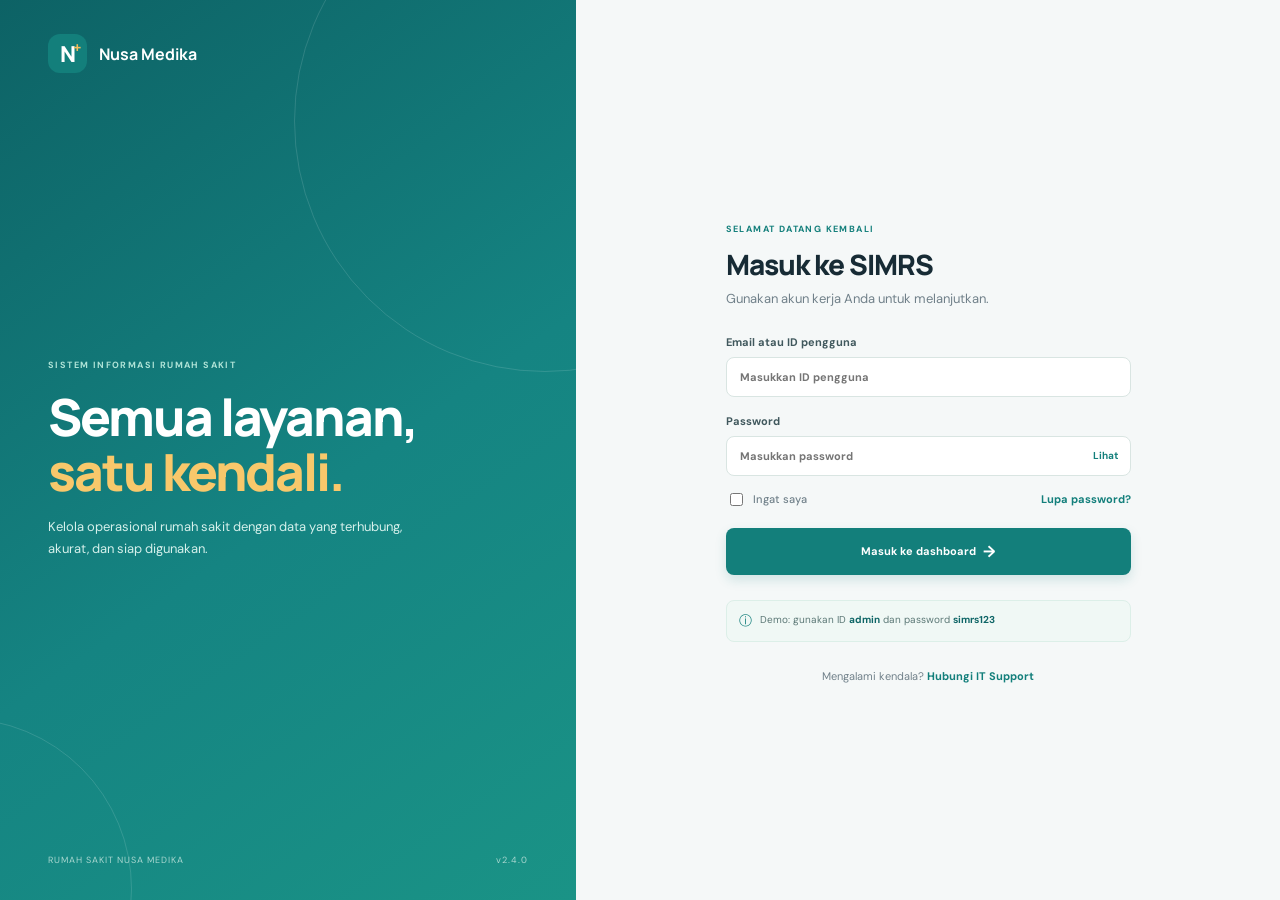
<file: SIMRS/frontend/index.html>
<!doctype html>
<html lang="id">
<head>
  <meta charset="UTF-8" />
  <meta name="viewport" content="width=device-width, initial-scale=1.0" />
  <meta name="theme-color" content="#f5f7fb" />
  <title>SIMRS | Rumah Sakit Nusa Medika</title>
  <link rel="preconnect" href="https://fonts.googleapis.com" />
  <link rel="preconnect" href="https://fonts.gstatic.com" crossorigin />
  <link href="https://fonts.googleapis.com/css2?family=DM+Sans:wght@400;500;600;700&family=Manrope:wght@500;600;700;800&display=swap" rel="stylesheet" />
  <link rel="stylesheet" href="styles.css" />
  <link rel="stylesheet" href="profile.css" />
  <link rel="stylesheet" href="login.css" />
  <link rel="stylesheet" href="result-form.css" />
  <link rel="stylesheet" href="voice.css" />
  <link rel="stylesheet" href="patient-directory.css" />
</head>
<body>
  <section class="login-screen" id="loginScreen">
    <div class="login-visual"><div class="login-brand"><div class="brand-mark">N<span>+</span></div><strong>Nusa Medika</strong></div><div class="login-message"><span class="eyebrow">SISTEM INFORMASI RUMAH SAKIT</span><h1>Semua layanan,<br><em>satu kendali.</em></h1><p>Kelola operasional rumah sakit dengan data yang terhubung, akurat, dan siap digunakan.</p></div><div class="login-visual-footer"><span>RUMAH SAKIT NUSA MEDIKA</span><span>v2.4.0</span></div></div>
    <div class="login-panel"><div class="login-panel-inner"><div class="login-panel-heading"><span class="eyebrow">SELAMAT DATANG KEMBALI</span><h2>Masuk ke SIMRS</h2><p>Gunakan akun kerja Anda untuk melanjutkan.</p></div><form id="loginForm" class="login-form"><label>Email atau ID pengguna<input id="loginIdentity" name="identity" autocomplete="username" placeholder="Masukkan ID pengguna" required /></label><label>Password<div class="password-field"><input id="loginPassword" name="password" type="password" autocomplete="current-password" placeholder="Masukkan password" required /><button type="button" id="togglePassword" aria-label="Tampilkan password">Lihat</button></div></label><div class="login-options"><label class="remember-option"><input type="checkbox" name="remember" /> <span>Ingat saya</span></label><button type="button" class="forgot-button" id="forgotPassword">Lupa password?</button></div><p class="login-error" id="loginError" role="alert"></p><button class="primary-button login-submit" type="submit">Masuk ke dashboard <span>→</span></button></form><div class="login-hint"><span>ⓘ</span><p>Demo: gunakan ID <strong>admin</strong> dan password <strong>simrs123</strong></p></div><p class="login-support">Mengalami kendala? <button type="button" id="loginSupport">Hubungi IT Support</button></p></div></div>
  </section>
  <div class="app-shell" id="appShell">
    <aside class="sidebar" id="sidebar">
      <div class="brand">
        <div class="brand-mark">N<span>+</span></div>
        <div><strong>Nusa Medika</strong><small>SIMRS TERPADU</small></div>
      </div>
      <div class="facility-status"><span class="status-dot"></span><span>Operasional normal</span><b>24/7</b></div>
      <nav class="main-nav" aria-label="Navigasi utama">
        <p class="nav-label">Workspace</p>
        <button class="nav-item active" data-tab="dashboard"><span class="nav-icon">⌂</span><span>Dashboard</span></button>
        <button class="nav-item" data-tab="pasien"><span class="nav-icon">♙</span><span>Pasien</span><em>1.284</em></button>
        <button class="nav-item" data-tab="rawat-jalan"><span class="nav-icon">＋</span><span>Rawat Jalan</span></button>
        <button class="nav-item" data-tab="rawat-inap"><span class="nav-icon">▣</span><span>Rawat Inap</span><em>86%</em></button>
        <button class="nav-item" data-tab="igd"><span class="nav-icon">✚</span><span>IGD</span><em class="alert-count">12</em></button>
        <p class="nav-label">Layanan</p>
        <button class="nav-item" data-tab="farmasi"><span class="nav-icon">⌁</span><span>Farmasi</span></button>
        <button class="nav-item" data-tab="laboratorium"><span class="nav-icon">◉</span><span>Laboratorium</span></button>
        <button class="nav-item" data-tab="keuangan"><span class="nav-icon">◈</span><span>Keuangan</span></button>
        <button class="nav-item" data-tab="satusehat"><span class="nav-icon">◎</span><span>SatuSehat</span><em class="alert-count">3</em></button>
        <button class="nav-item" data-tab="laporan"><span class="nav-icon">▤</span><span>Laporan</span></button>
        <p class="nav-label">Akun</p>
        <button class="nav-item" data-tab="profil"><span class="nav-icon">◉</span><span>Profil Saya</span></button>
      </nav>
      <div class="sidebar-bottom">
        <div class="help-box"><span class="help-icon">?</span><div><strong>Butuh bantuan?</strong><small>Hubungi IT Support</small></div><span class="arrow">›</span></div>
        <div class="user-mini"><div class="avatar avatar-teal">AR</div><div><strong>dr. Andika Rahman</strong><small>Administrator</small></div><span class="more">•••</span></div>
      </div>
    </aside>

    <main class="main-content">
      <header class="topbar">
        <button class="mobile-menu" id="mobileMenu" aria-label="Buka menu">☰</button>
        <div class="breadcrumb"><span>SIMRS</span><b>/</b><strong id="breadcrumbTitle">Dashboard</strong></div>
        <div class="topbar-actions"><button class="icon-button" title="Notifikasi">♧<i></i></button><button class="icon-button" title="Pengaturan">⚙</button><div class="top-date"><span>Senin, 12 Agustus 2024</span><strong id="clock">08:42 WIB</strong></div></div>
      </header>
      <div class="page-content">
        <div class="page-heading"><div><p class="eyebrow" id="eyebrow">RINGKASAN OPERASIONAL</p><h1 id="pageTitle">Selamat pagi, dr. Andika</h1><p class="page-subtitle" id="pageSubtitle">Pantau aktivitas rumah sakit hari ini dalam satu tampilan.</p></div><div class="heading-actions"><button class="outline-button" id="exportButton">⇩ <span>Export laporan</span></button><button class="primary-button" id="addPatientButton">＋ <span>Tambah pasien</span></button></div></div>

        <section class="module-profile" id="moduleProfile"><div class="module-icon" id="moduleIcon">⌂</div><div class="module-copy"><span class="module-kicker">PROFIL MODUL AKTIF</span><h2 id="moduleTitle">Pusat kendali rumah sakit</h2><p id="moduleDescription">Satu ruang kerja untuk memantau operasional, kapasitas, dan kualitas layanan Nusa Medika.</p></div><div class="module-meta"><div><span>Penanggung jawab</span><strong id="moduleOwner">dr. Andika Rahman</strong></div><div><span>Terakhir diperbarui</span><strong>Hari ini, 08:40 WIB</strong></div></div></section>

        <div id="tabContent"></div>
      </div>
    </main>
  </div>
  <div class="toast" id="toast"><span>✓</span><div><strong>Berhasil</strong><p id="toastMessage">Data telah diperbarui.</p></div></div>
  <div class="modal-backdrop" id="modalBackdrop"><div class="modal" role="dialog" aria-modal="true" aria-labelledby="modalTitle"><button class="modal-close" id="modalClose">×</button><span class="modal-kicker">REGISTRASI BARU</span><h2 id="modalTitle">Tambah pasien</h2><p>Lengkapi data dasar pasien untuk membuat rekam medis baru.</p><form id="patientForm"><label>Nama lengkap<input name="name" required placeholder="Contoh: Siti Aminah" /></label><label>Nomor NIK<input name="nik" required placeholder="Contoh: 3578xxxxxxxxxxxx" /></label><div class="form-row"><label>Tanggal lahir<input name="birth" type="date" required /></label><label>Jenis kelamin<select name="gender"><option>Perempuan</option><option>Laki-laki</option></select></label></div><label>Nomor telepon<input name="phone" required placeholder="08xx-xxxx-xxxx" /></label><label>Poli tujuan<select name="clinic"><option>Poli Umum</option><option>Poli Penyakit Dalam</option><option>Poli Anak</option><option>Poli Jantung</option></select></label><button class="primary-button full-width" type="submit">Simpan data pasien</button></form></div></div>
  <script src="modules/core.js"></script>
  <script src="modules/dashboard.js"></script>
  <script src="modules/pasien.js"></script>
  <script src="modules/rawat-jalan.js"></script>
  <script src="modules/rawat-inap.js"></script>
  <script src="modules/igd.js"></script>
  <script src="modules/farmasi.js"></script>
  <script src="modules/laboratorium.js"></script>
  <script src="modules/keuangan.js"></script>
  <script src="modules/satusehat.js"></script>
  <script src="modules/laporan.js"></script>
  <script src="modules/profil.js"></script>
  <script src="modules/hasil.js"></script>
  <script src="app.js"></script>
</body>
</html>
</file>
<file: SIMRS/frontend/styles.css>
:root{--ink:#172b35;--muted:#71818a;--line:#e5eceb;--paper:#fff;--canvas:#f5f8f8;--teal:#137f7b;--teal-deep:#0e6566;--mint:#dff3ed;--coral:#ef806f;--yellow:#f5bd5b;--shadow:0 16px 45px rgba(26,57,60,.08)}*{box-sizing:border-box}body{margin:0;background:var(--canvas);color:var(--ink);font-family:'DM Sans',sans-serif;font-size:14px}button,input,select{font:inherit}button{cursor:pointer;border:0}.app-shell{display:flex;min-height:100vh}.sidebar{width:250px;flex:0 0 250px;background:#fff;border-right:1px solid var(--line);padding:25px 16px 18px;display:flex;flex-direction:column}.brand{display:flex;align-items:center;gap:11px;padding:0 10px 24px}.brand-mark{width:39px;height:39px;background:var(--teal);border-radius:12px;color:#fff;display:grid;place-items:center;font:800 22px Manrope,sans-serif;position:relative}.brand-mark span{color:#f5bd5b;font-size:15px;position:absolute;right:5px;top:3px}.brand strong{display:block;font:700 16px Manrope,sans-serif;letter-spacing:-.4px}.brand small{font-size:8px;color:var(--teal);letter-spacing:1.7px;font-weight:700}.facility-status{margin:0 7px 25px;padding:9px 10px;background:#f5faf8;border:1px solid #e1f0eb;border-radius:9px;font-size:10px;color:#47706e;display:flex;align-items:center;gap:7px}.facility-status b{margin-left:auto;color:var(--teal);font-size:9px}.status-dot{width:7px;height:7px;background:#3fc08c;border-radius:50%;box-shadow:0 0 0 4px #def4e9}.nav-label{font-size:9px;color:#a0adaf;letter-spacing:1.3px;font-weight:700;margin:0 11px 8px;text-transform:uppercase}.main-nav{display:flex;flex-direction:column;gap:3px}.main-nav .nav-label:nth-of-type(2){margin-top:23px}.nav-item{height:40px;background:transparent;color:#7b898d;border-radius:8px;padding:0 11px;display:flex;align-items:center;text-align:left;gap:12px;font-weight:500;transition:.2s}.nav-item:hover{background:#f2f7f6;color:var(--teal)}.nav-item.active{color:var(--teal);background:#e6f5f0;font-weight:700}.nav-icon{width:18px;text-align:center;font-size:17px}.nav-item em{margin-left:auto;font-style:normal;font-size:10px;background:#edf2f1;padding:3px 6px;border-radius:5px}.nav-item.active em{background:#ccece2;color:var(--teal)}.nav-item .alert-count{background:#fff0ec;color:#e87563}.sidebar-bottom{margin-top:auto}.help-box{display:flex;align-items:center;gap:9px;background:#f6faf9;border:1px solid #e7efed;padding:12px 9px;border-radius:10px;margin:22px 0 18px}.help-icon{width:22px;height:22px;background:#d5eee7;color:var(--teal);border-radius:50%;display:grid;place-items:center;font-weight:700}.help-box strong,.help-box small{display:block}.help-box strong{font-size:11px}.help-box small{font-size:10px;color:var(--muted);margin-top:2px}.arrow{margin-left:auto;color:#aab8b7;font-size:20px}.user-mini{border-top:1px solid var(--line);padding:16px 5px 0;display:flex;align-items:center;gap:9px}.avatar{width:34px;height:34px;border-radius:50%;display:grid;place-items:center;font-weight:700;font-size:11px}.avatar-teal{background:#cdebe4;color:var(--teal-deep)}.user-mini strong,.user-mini small{display:block}.user-mini strong{font-size:11px}.user-mini small{font-size:10px;color:var(--muted);margin-top:3px}.more{margin-left:auto;color:#aab8b7;letter-spacing:2px}.main-content{flex:1;min-width:0}.topbar{height:72px;background:#fff;border-bottom:1px solid var(--line);padding:0 42px;display:flex;align-items:center;justify-content:space-between}.breadcrumb{display:flex;gap:11px;align-items:center;color:#a0adaf;font-size:12px}.breadcrumb b{font-weight:400;color:#d0d9d8}.breadcrumb strong{color:var(--ink);font-weight:600}.topbar-actions{display:flex;gap:13px;align-items:center}.icon-button{width:34px;height:34px;border:1px solid var(--line);background:#fff;border-radius:8px;color:#899898;position:relative}.icon-button i{position:absolute;right:5px;top:5px;width:5px;height:5px;background:var(--coral);border-radius:50%}.top-date{border-left:1px solid var(--line);padding-left:17px;margin-left:4px;font-size:10px;color:var(--muted);display:flex;flex-direction:column;gap:2px}.top-date strong{font-size:11px;color:var(--ink)}.page-content{padding:35px 42px 50px;max-width:1500px;margin:auto}.page-heading{display:flex;justify-content:space-between;align-items:end;margin-bottom:27px}.eyebrow,.module-kicker{font-size:9px;color:var(--teal);font-weight:700;letter-spacing:1.4px;margin:0 0 9px}.page-heading h1{font:800 28px Manrope,sans-serif;letter-spacing:-1.1px;margin:0 0 7px}.page-subtitle{margin:0;color:var(--muted);font-size:13px}.heading-actions{display:flex;gap:9px}.outline-button,.primary-button{border-radius:8px;padding:10px 15px;font-weight:700;font-size:11px;display:inline-flex;align-items:center;gap:7px}.outline-button{border:1px solid #dce8e5;background:#fff;color:var(--teal)}.primary-button{background:var(--teal);color:#fff;box-shadow:0 5px 12px rgba(19,127,123,.16)}.primary-button:hover{background:var(--teal-deep)}.module-profile{background:linear-gradient(110deg,#0f6e70,#198581);color:#fff;border-radius:13px;padding:22px 25px;display:flex;align-items:center;gap:17px;margin-bottom:25px;box-shadow:var(--shadow);position:relative;overflow:hidden}.module-profile:after{content:'';position:absolute;width:220px;height:220px;border:1px solid rgba(255,255,255,.12);border-radius:50%;right:-60px;top:-130px}.module-icon{width:47px;height:47px;border-radius:12px;background:rgba(255,255,255,.14);display:grid;place-items:center;font-size:24px;flex:0 0 auto}.module-copy{flex:1;min-width:0}.module-kicker{color:#a4e5d8;margin-bottom:5px}.module-copy h2{font:700 17px Manrope,sans-serif;margin:0 0 5px}.module-copy p{font-size:11px;color:#d5f2ed;margin:0;max-width:510px}.module-meta{display:flex;gap:38px;padding-right:35px}.module-meta span,.module-meta strong{display:block}.module-meta span{font-size:10px;color:#a4d5ce;margin-bottom:5px}.module-meta strong{font-size:11px}.metrics-grid{display:grid;grid-template-columns:repeat(4,1fr);gap:14px;margin-bottom:24px}.metric-card{background:#fff;border:1px solid var(--line);border-radius:11px;padding:17px 18px;min-height:116px}.metric-top{display:flex;justify-content:space-between;align-items:center;color:var(--muted);font-size:11px}.metric-icon{width:29px;height:29px;border-radius:8px;display:grid;place-items:center;font-size:16px}.metric-icon.mint{background:#e0f4ed;color:#1a9183}.metric-icon.peach{background:#fff0e8;color:#e88168}.metric-icon.gold{background:#fff6dc;color:#d49a2d}.metric-icon.blue{background:#e9f0fa;color:#5479ad}.metric-card h3{font:800 23px Manrope;margin:11px 0 3px;letter-spacing:-.8px}.trend{font-size:10px;color:#3ba27d}.trend.down{color:#e57b68}.lower-grid{display:grid;grid-template-columns:1.45fr 1fr;gap:20px}.panel{background:#fff;border:1px solid var(--line);border-radius:11px;padding:19px 20px}.panel-header{display:flex;align-items:start;justify-content:space-between;margin-bottom:17px}.panel-header h3{font:700 14px Manrope;margin:0 0 4px}.panel-header p{margin:0;color:var(--muted);font-size:10px}.text-button{background:none;color:var(--teal);font-size:10px;font-weight:700;padding:4px}.table-wrap{overflow:auto}.data-table{width:100%;border-collapse:collapse;min-width:490px}.data-table th{text-align:left;color:#9aa7a8;font-size:9px;font-weight:600;padding:0 9px 10px;border-bottom:1px solid var(--line);text-transform:uppercase;letter-spacing:.5px}.data-table td{padding:12px 9px;border-bottom:1px solid #f0f3f2;font-size:11px;white-space:nowrap}.data-table tr:last-child td{border-bottom:0}.patient-cell{display:flex;align-items:center;gap:8px}.patient-cell strong{font-size:11px}.patient-cell small{display:block;color:var(--muted);font-size:9px;margin-top:2px}.avatar.orange{background:#fde6dc;color:#dc785f}.avatar.blue{background:#e1ebf8;color:#5275aa}.avatar.purple{background:#eee7f6;color:#8366a5}.avatar.green{background:#dbf1e4;color:#4b9a71}.status{font-size:9px;padding:4px 7px;border-radius:5px;font-weight:700}.status.green{color:#3b9874;background:#e4f5ec}.status.orange{color:#d48454;background:#fff0de}.status.blue{color:#547ba9;background:#e8f0fb}.status.red{color:#d86e62;background:#fff0ed}.schedule-list{display:flex;flex-direction:column}.schedule-item{display:flex;gap:12px;padding:11px 0;border-bottom:1px solid #f0f3f2}.schedule-item:last-child{border-bottom:0}.schedule-time{color:var(--teal);font-size:10px;font-weight:700;width:37px;padding-top:2px}.schedule-item strong{font-size:11px;display:block}.schedule-item small{font-size:10px;color:var(--muted);display:block;margin-top:3px}.dot-line{margin-left:auto;width:7px;height:7px;border-radius:50%;background:#53b88f;margin-top:6px}.dot-line.yellow{background:#efb953}.dot-line.red{background:#ef806f}.module-table{margin-top:2px}.empty-state{padding:35px;text-align:center;color:var(--muted);font-size:12px}.full-width{width:100%;justify-content:center}.mobile-menu{display:none}.toast{position:fixed;right:28px;bottom:26px;background:#fff;border:1px solid var(--line);box-shadow:var(--shadow);border-radius:10px;padding:13px 16px;display:flex;gap:10px;align-items:center;transform:translateY(130px);opacity:0;transition:.3s;z-index:10}.toast.show{transform:translateY(0);opacity:1}.toast>span{width:23px;height:23px;border-radius:50%;background:#def4e9;color:#25855e;display:grid;place-items:center}.toast strong,.toast p{display:block;margin:0}.toast strong{font-size:11px}.toast p{font-size:10px;color:var(--muted);margin-top:2px}.modal-backdrop{position:fixed;inset:0;background:rgba(18,45,49,.35);display:none;place-items:center;z-index:20;padding:20px}.modal-backdrop.open{display:grid}.modal{background:#fff;border-radius:14px;padding:29px;width:min(100%,470px);position:relative;box-shadow:0 22px 60px rgba(17,54,56,.2)}.modal-close{position:absolute;right:17px;top:14px;background:#f3f7f6;width:27px;height:27px;border-radius:50%;font-size:20px;color:#7d8d8d}.modal-kicker{font-size:9px;letter-spacing:1.4px;font-weight:700;color:var(--teal)}.modal h2{font:800 21px Manrope;margin:8px 0 5px}.modal>p{font-size:12px;color:var(--muted);margin:0 0 20px}.modal form{display:grid;gap:13px}.modal label{font-size:11px;font-weight:700;color:#455c61;display:grid;gap:6px}.modal input,.modal select{width:100%;border:1px solid #dbe6e3;padding:10px 11px;border-radius:7px;outline:none;color:var(--ink);background:#fff}.modal input:focus,.modal select:focus{border-color:var(--teal);box-shadow:0 0 0 3px #e2f4ef}.form-row{display:grid;grid-template-columns:1fr 1fr;gap:12px}
@media(max-width:1000px){.sidebar{width:215px;flex-basis:215px}.page-content{padding:30px 25px}.topbar{padding:0 25px}.module-meta{gap:17px;padding-right:0}.metrics-grid{grid-template-columns:repeat(2,1fr)}}@media(max-width:740px){.sidebar{position:fixed;z-index:15;left:-260px;top:0;bottom:0;transition:.25s;box-shadow:10px 0 30px rgba(0,0,0,.08)}.sidebar.open{left:0}.main-content{width:100%}.topbar{padding:0 18px;height:62px}.mobile-menu{display:block;background:none;font-size:19px;color:var(--teal);margin-right:12px}.breadcrumb{margin-right:auto}.top-date{display:none}.page-content{padding:25px 18px}.page-heading{display:block}.heading-actions{margin-top:18px}.heading-actions button{flex:1;justify-content:center}.module-profile{align-items:flex-start;flex-wrap:wrap;padding:18px}.module-copy{width:calc(100% - 65px)}.module-meta{width:100%;padding-top:10px;border-top:1px solid rgba(255,255,255,.17);gap:24px}.lower-grid{grid-template-columns:1fr}.metrics-grid{gap:9px}.metric-card{padding:13px;min-height:105px}.metric-card h3{font-size:20px}.icon-button{display:none}.page-heading h1{font-size:24px}.modal{padding:25px 20px}}

.metric-link{display:block;width:100%;border:1px solid var(--line);font:inherit;text-align:left;color:var(--ink);transition:transform .2s,box-shadow .2s,border-color .2s}.metric-link:hover,.metric-link:focus-visible{border-color:#9bd2c9;box-shadow:0 10px 25px rgba(19,127,123,.12);outline:0;transform:translateY(-2px)}.metric-link:focus-visible{box-shadow:0 0 0 3px rgba(19,127,123,.18)}.metric-action{display:block;margin-top:10px;color:var(--teal);font-size:10px;font-weight:700}.metric-detail-page{padding-top:3px}.metric-detail-heading{margin:18px 0 20px}.metric-detail-heading h2{margin:4px 0 6px;font:800 25px Manrope,sans-serif}.metric-detail-heading p{margin:0;color:var(--muted);font-size:12px}.detail-stat-grid{display:grid;grid-template-columns:repeat(3,1fr);gap:14px;margin-bottom:20px}.detail-stat{padding:18px;background:#fff;border:1px solid var(--line);border-radius:10px}.detail-stat strong{display:block;font:800 24px Manrope,sans-serif;color:var(--teal-deep)}.detail-stat span{display:block;margin-top:5px;color:var(--muted);font-size:11px}.detail-list-panel{margin-top:0}.detail-list-panel .panel-header{border-bottom:1px solid var(--line)}@media(max-width:740px){.detail-stat-grid{grid-template-columns:1fr}.metric-detail-heading h2{font-size:22px}}
.trend-panel{margin-top:20px}.chart-legend{display:flex;gap:14px;color:var(--muted);font-size:10px}.chart-legend span{display:flex;align-items:center;gap:5px}.legend-dot{width:8px;height:8px;border-radius:50%;display:inline-block}.legend-dot.sales{background:#137f7b}.legend-dot.waiting{background:#ef806f}.chart-toolbar{display:flex;justify-content:space-between;align-items:center;padding:0 17px 10px}.chart-summary{display:flex;flex-direction:column;gap:3px}.chart-summary strong{color:var(--teal);font-size:12px}.chart-summary small{color:var(--muted);font-size:10px}.chart-toolbar select{padding:7px 10px;border:1px solid var(--line);border-radius:6px;background:#fff;color:var(--ink);font-size:11px}.line-chart-wrap{overflow-x:auto;padding:0 12px 3px}.line-chart{display:block;width:100%;min-width:560px;height:auto}.chart-grid line{stroke:#e7efed;stroke-width:1}.chart-labels text{fill:#91a0a2;font-size:10px}.chart-line{fill:none;stroke-width:3;stroke-linecap:round;stroke-linejoin:round;transition:opacity .2s}.sales-line{stroke:#137f7b}.waiting-line{stroke:#ef806f}.chart-points circle{stroke:#fff;stroke-width:2}.sales-points circle{fill:#137f7b}.waiting-points circle{fill:#ef806f}.line-chart.show-waiting .sales-line,.line-chart.show-waiting .sales-points{opacity:.18}.line-chart:not(.show-waiting) .waiting-line,.line-chart:not(.show-waiting) .waiting-points{opacity:.18}.medicine-link{padding:0;background:transparent;color:var(--teal-deep);font-weight:700;text-align:left;text-decoration:underline;text-decoration-color:#b8ddd5;text-underline-offset:3px}.medicine-link:hover{color:var(--coral)}.medicine-detail{margin-top:20px}.back-button{padding:0;background:transparent;color:var(--teal);font-size:12px;font-weight:700}.medicine-detail-card{display:grid;grid-template-columns:minmax(180px,32%) 1fr;gap:24px;margin-top:12px;padding:18px;background:#fff;border:1px solid var(--line);border-radius:10px;box-shadow:var(--shadow)}.medicine-detail-card img{width:100%;height:220px;object-fit:cover;border-radius:8px;background:#dff3ed}.medicine-detail-copy h2{margin:4px 0 6px;font:800 24px Manrope,sans-serif}.medicine-detail-copy>p{margin:0;color:var(--muted);font-size:12px}.medicine-facts{display:grid;gap:10px;margin-top:20px}.medicine-facts div{display:flex;flex-direction:column;gap:3px;padding-bottom:10px;border-bottom:1px solid var(--line)}.medicine-facts span{color:var(--muted);font-size:10px}.medicine-facts strong{font-size:12px;line-height:1.45}.medicine-detail-card .assistant-disclaimer{margin-top:18px}@media(max-width:740px){.chart-toolbar{align-items:flex-start;gap:12px;flex-direction:column}.chart-legend{display:none}.medicine-detail-card{grid-template-columns:1fr;gap:16px}.medicine-detail-card img{height:180px}.medicine-detail-copy h2{font-size:20px}}
.pharmacy-tools{display:flex;align-items:center;gap:12px;padding:0 17px 17px;border-bottom:1px solid var(--line)}
.search-field{height:40px;display:flex;align-items:center;gap:8px;flex:1;min-width:180px;padding:0 12px;border:1px solid var(--line);border-radius:8px;background:#fbfdfd;color:var(--muted)}
.search-field:focus-within{border-color:#92cbc2;box-shadow:0 0 0 3px rgba(19,127,123,.08)}
.search-field input{width:100%;border:0;outline:0;background:transparent;color:var(--ink);font-size:12px}
.search-count{font-size:10px;white-space:nowrap;color:var(--teal);font-weight:700}
.pharmacy-tools .outline-button{height:40px;white-space:nowrap}
.data-table td small{display:block;margin-top:3px;color:var(--muted);font-size:10px}
.data-table tr[hidden]{display:none}
.empty-state{margin:20px 0 5px;text-align:center;color:var(--muted);font-size:12px}
.assistant-panel{margin-top:20px;padding:23px 17px;background:#f0f8f6;border:1px solid #d9ece7;border-radius:10px}
.assistant-heading{display:flex;align-items:flex-start;gap:12px}.assistant-icon{width:34px;height:34px;display:grid;place-items:center;flex:0 0 34px;border-radius:9px;background:var(--teal);color:#fff;font-size:18px}.assistant-heading h3{margin:3px 0 4px;font:700 16px Manrope,sans-serif}.assistant-heading p{margin:0;color:var(--muted);font-size:11px}.assistant-badge{margin-left:auto;padding:6px 9px;border-radius:6px;background:#d9f0e9;color:var(--teal);font-size:10px;font-weight:700;white-space:nowrap}.assistant-form{margin-top:19px}.assistant-form label{display:block;margin-bottom:7px;color:var(--ink);font-size:11px;font-weight:700}.assistant-input-row{display:flex;gap:10px}.assistant-input-row select{height:40px;flex:1;padding:0 11px;border:1px solid var(--line);border-radius:7px;background:#fff;color:var(--ink);outline:0}.assistant-input-row .primary-button{height:40px;white-space:nowrap}.assistant-result{display:flex;flex-direction:column;gap:5px;margin-top:16px;padding:13px 14px;border-left:3px solid var(--teal);background:#fff;border-radius:0 7px 7px 0;font-size:12px}.assistant-result strong{color:var(--teal-deep)}.assistant-result span{color:var(--ink);line-height:1.5}.assistant-result small{color:var(--muted);font-size:10px}.assistant-disclaimer{margin:14px 0 0;color:#68817f;font-size:10px;line-height:1.5}
@media(max-width:740px){.pharmacy-tools{align-items:stretch;flex-direction:column;padding:0 13px 13px}.pharmacy-tools .outline-button{justify-content:center}.assistant-heading{flex-wrap:wrap}.assistant-badge{margin-left:46px;margin-top:-8px}.assistant-input-row{flex-direction:column}.assistant-input-row .primary-button{width:100%;justify-content:center}}
</file>
<file: SIMRS/frontend/profile.css>
.profile-page{display:flex;flex-direction:column;gap:20px}.profile-header-row{display:flex;justify-content:space-between;align-items:flex-end;gap:24px}.profile-header-row h2{margin:5px 0 6px;font:800 25px Manrope;color:var(--ink);letter-spacing:-.5px}.profile-header-row p{margin:0;color:var(--muted);font-size:12px}.profile-kicker{color:var(--teal);font-size:9px;font-weight:800;letter-spacing:1.2px}.profile-header-actions{display:flex;gap:9px;flex-shrink:0}.profile-header-actions button{min-height:36px}.profile-summary-card{display:flex;align-items:center;justify-content:space-between;gap:26px;padding:22px 24px}.summary-identity{display:flex;align-items:center;gap:16px;min-width:0}.profile-avatar.large{width:70px;height:70px;flex:0 0 70px;border-radius:19px;background:#d5eee7;color:var(--teal-deep);display:grid;place-items:center;font:800 21px Manrope}.identity-name-row{display:flex;align-items:center;gap:9px;flex-wrap:wrap}.identity-name-row strong{font:800 19px Manrope;letter-spacing:-.3px}.summary-identity p{margin:5px 0 3px;color:var(--ink);font-size:12px;font-weight:700}.summary-identity small{color:var(--muted);font-size:11px}.employee-number{display:inline-block;margin-left:10px;padding-left:10px;border-left:1px solid var(--line);font-size:10px;color:var(--teal);font-weight:700}.summary-facts{display:grid;grid-template-columns:repeat(3,minmax(120px,1fr));gap:24px;padding-left:25px;border-left:1px solid var(--line)}.summary-facts div{min-width:0}.summary-facts span,.summary-facts strong,.summary-facts small{display:block}.summary-facts span{color:var(--muted);font-size:10px;margin-bottom:7px}.summary-facts strong{font-size:12px}.summary-facts small{color:var(--muted);font-size:10px;margin-top:4px}.summary-facts .fact-good{color:#238a66}.profile-layout{display:grid;grid-template-columns:minmax(0,1.55fr) minmax(285px,.8fr);gap:20px;align-items:start}.profile-main-column,.profile-side-column{display:flex;flex-direction:column;gap:20px}.profile-section-card{padding:20px 22px}.profile-section-card .panel-header{margin-bottom:20px}.profile-section-card .panel-header h3{font-size:14px}.profile-section-card .panel-header p{font-size:11px}.profile-detail-grid{display:grid;grid-template-columns:repeat(2,minmax(0,1fr));gap:18px 30px}.profile-detail-grid div{min-width:0}.profile-detail-grid span,.profile-detail-grid strong{display:block}.profile-detail-grid span{font-size:10px;color:var(--muted);margin-bottom:6px}.profile-detail-grid strong{font-size:11px;line-height:1.45}.detail-wide{grid-column:1/-1}.employment-grid{gap:17px 30px}.role-badge{font-size:10px;font-weight:700;color:var(--teal-deep);background:var(--mint);border:1px solid #cbe9df;border-radius:999px;padding:7px 10px;white-space:nowrap}.access-list{display:grid;grid-template-columns:repeat(3,minmax(0,1fr));gap:9px}.access-list>div{display:flex;align-items:center;justify-content:space-between;gap:7px;padding:10px 11px;background:#fafcfc;border:1px solid #edf1f0;border-radius:8px}.access-list>div span{font-size:11px}.access-status{font-size:9px;border-radius:999px;padding:4px 7px;white-space:nowrap}.access-status.full{color:#1f8664;background:#e7f7ef}.access-status.monitor{color:#9b751d;background:#fff5db}.access-status.limited{color:#bd6253;background:#fff0ed}.access-note{margin:16px 0 0;color:var(--muted);font-size:10px}.security-card .panel-header{margin-bottom:10px}.security-list{display:flex;flex-direction:column}.security-item{display:flex;align-items:center;gap:10px;padding:14px 0;border-bottom:1px solid #eef2f1}.security-item:first-child{padding-top:4px}.security-item:last-child{border-bottom:0;padding-bottom:2px}.security-icon{width:29px;height:29px;flex:0 0 29px;border-radius:8px;display:grid;place-items:center;background:#edf8f5;color:var(--teal);font-weight:700}.security-item>div:nth-child(2){flex:1;min-width:0}.security-item strong,.security-item small{display:block}.security-item strong{font-size:11px}.security-item small{font-size:10px;color:var(--muted);margin-top:4px}.small-button{height:29px;padding:0 9px;font-size:10px}.preference-list{display:flex;flex-direction:column}.preference-item{display:flex;align-items:center;gap:12px;padding:14px 0;border-bottom:1px solid #eef2f1;cursor:pointer}.preference-item:first-child{padding-top:3px}.preference-item:last-child{border-bottom:0;padding-bottom:2px}.preference-item>div{flex:1;min-width:0}.preference-item strong,.preference-item small{display:block}.preference-item strong{font-size:11px}.preference-item small{font-size:10px;color:var(--muted);margin-top:4px;line-height:1.35}.account-status-card{display:flex;flex-direction:column;gap:14px}.account-status-title{font-size:13px;margin-top:-3px}.account-status-title i{display:inline-block;width:8px;height:8px;background:#3fc08c;border-radius:50%;box-shadow:0 0 0 4px #def4e9;margin:0 5px 1px 2px}.account-status-card>div{display:flex;justify-content:space-between;gap:15px;padding-top:12px;border-top:1px solid #eef2f1}.account-status-card div span{font-size:10px;color:var(--muted)}.account-status-card div strong{font-size:10px;text-align:right}.full-width{width:100%;justify-content:center}.activity-panel{overflow:hidden}.activity-table{min-width:600px}.activity-table td,.activity-table th{font-size:10px}.activity-table td strong{font-size:11px}.profile-drawer{position:fixed;inset:0;z-index:30;background:rgba(20,44,50,.28);display:grid;place-items:center;padding:22px}.profile-drawer[hidden]{display:none}.drawer-inner{width:min(650px,100%);max-height:calc(100vh - 44px);overflow:auto;background:#fff;border-radius:14px;padding:25px;box-shadow:0 24px 70px rgba(26,57,60,.2)}.drawer-inner.narrow{width:min(470px,100%)}.drawer-header{display:flex;justify-content:space-between;gap:20px;margin-bottom:22px}.drawer-header h3{margin:5px 0 5px;font:800 20px Manrope}.drawer-header p{margin:0;color:var(--muted);font-size:11px}.modal-close{background:transparent;color:var(--muted);font-size:24px;line-height:1;height:30px}.profile-form{display:flex;flex-direction:column;gap:14px}.profile-form label{display:flex;flex-direction:column;gap:7px;color:var(--muted);font-size:10px;font-weight:700}.profile-form input,.profile-form textarea{width:100%;border:1px solid var(--line);border-radius:7px;padding:10px 11px;color:var(--ink);font-size:12px;outline:none;resize:vertical}.profile-form input:focus,.profile-form textarea:focus{border-color:var(--teal);box-shadow:0 0 0 3px rgba(19,127,123,.1)}.form-row{display:grid;grid-template-columns:1fr 1fr;gap:13px}.drawer-actions{display:flex;justify-content:flex-end;gap:9px;margin-top:5px}.password-strength{display:flex;align-items:center;gap:5px;margin-top:-5px}.password-strength span{height:4px;flex:1;background:#e7edec;border-radius:4px}.password-strength strong{font-size:9px;color:var(--muted);font-weight:500;margin-left:5px;min-width:130px}.profile-page .switch{width:33px;height:19px;position:relative;display:inline-block;flex:0 0 auto}.profile-page .switch input{opacity:0;width:0;height:0}.profile-page .switch span{position:absolute;inset:0;background:#dce5e3;border-radius:20px;transition:.2s}.profile-page .switch span:before{content:"";position:absolute;width:13px;height:13px;left:3px;top:3px;border-radius:50%;background:#fff;box-shadow:0 1px 3px rgba(0,0,0,.15);transition:.2s}.profile-page .switch input:checked+span{background:var(--teal)}.profile-page .switch input:checked+span:before{transform:translateX(14px)}
@media(max-width:1100px){.profile-layout{grid-template-columns:1fr}.profile-side-column{display:grid;grid-template-columns:1fr 1fr}.account-status-card{grid-column:1/-1}.summary-facts{gap:16px}}
@media(max-width:740px){.profile-header-row{display:block}.profile-header-actions{margin-top:16px}.profile-header-actions button{flex:1;justify-content:center}.profile-summary-card{display:block;padding:19px}.summary-facts{grid-template-columns:repeat(3,1fr);gap:12px;margin-top:20px;padding:17px 0 0;border-left:0;border-top:1px solid var(--line)}.summary-facts strong{font-size:11px}.summary-facts span,.summary-facts small{font-size:9px}.employee-number{display:block;margin:7px 0 0;padding:0;border:0}.profile-side-column{display:flex}.profile-detail-grid{grid-template-columns:1fr;gap:15px}.detail-wide{grid-column:auto}.access-list{grid-template-columns:1fr 1fr}.form-row{grid-template-columns:1fr}.profile-section-card{padding:18px}.activity-panel .table-wrap{margin:0 -18px}.profile-drawer{padding:12px}.drawer-inner{padding:20px}.profile-header-row h2{font-size:23px}}
@media(max-width:430px){.summary-identity{align-items:flex-start}.profile-avatar.large{width:58px;height:58px;flex-basis:58px;font-size:18px}.identity-name-row strong{font-size:16px}.summary-facts{gap:8px}.access-list{grid-template-columns:1fr}.profile-header-actions{display:grid;grid-template-columns:1fr 1fr}}
.module-load-error{padding:24px}.module-load-error h3{margin:0 0 7px;font:800 15px Manrope}.module-load-error p{margin:0;color:var(--muted);font-size:12px;line-height:1.5}
.doctor-activity-list{display:flex;flex-direction:column}.doctor-activity-item{display:flex;align-items:center;gap:12px;padding:13px 0;border-bottom:1px solid #eef2f1}.doctor-activity-item:first-child{padding-top:2px}.doctor-activity-item:last-child{border-bottom:0;padding-bottom:2px}.doctor-activity-icon{width:32px;height:32px;flex:0 0 32px;border-radius:9px;background:#eaf7f3;color:var(--teal);display:grid;place-items:center;font-size:15px}.doctor-activity-copy{flex:1;min-width:0}.doctor-activity-copy strong,.doctor-activity-copy span,.doctor-activity-copy small{display:block}.doctor-activity-copy strong{font-size:11px}.doctor-activity-copy span{font-size:10px;color:var(--ink);margin-top:3px}.doctor-activity-copy small{font-size:10px;color:var(--muted);margin-top:3px}.doctor-activity-item>.status{font-size:9px;white-space:nowrap}
@media(max-width:430px){.doctor-activity-item{align-items:flex-start}.doctor-activity-item>.status{margin-left:auto}.doctor-activity-copy span,.doctor-activity-copy small{line-height:1.4}}
</file>
<file: SIMRS/frontend/login.css>
.login-screen{min-height:100vh;background:#f5f8f8;display:grid;grid-template-columns:minmax(390px,.9fr) 1.1fr}.login-visual{background:linear-gradient(145deg,#0d6265,#158482 55%,#1a9386);color:#fff;padding:34px 48px;display:flex;flex-direction:column;position:relative;overflow:hidden}.login-visual:before,.login-visual:after{content:'';position:absolute;border:1px solid rgba(255,255,255,.13);border-radius:50%;pointer-events:none}.login-visual:before{width:500px;height:500px;right:-220px;top:-130px}.login-visual:after{width:340px;height:340px;left:-210px;bottom:-160px}.login-brand{display:flex;align-items:center;gap:12px;position:relative;z-index:1}.login-brand strong{font:700 16px Manrope}.login-message{margin:auto 0;max-width:460px;position:relative;z-index:1}.login-message .eyebrow{color:#afe3d7}.login-message h1{font:800 clamp(37px,4vw,58px) Manrope;line-height:1.08;letter-spacing:-2px;margin:17px 0}.login-message h1 em{font-style:normal;color:#f8c86b}.login-message p{color:#d5f0eb;line-height:1.7;max-width:360px;font-size:13px}.login-visual-footer{display:flex;justify-content:space-between;font-size:9px;letter-spacing:1px;color:#a9d7d0;position:relative;z-index:1}.login-panel{display:grid;place-items:center;padding:40px}.login-panel-inner{width:min(100%,405px)}.login-panel-heading{margin-bottom:28px}.login-panel-heading h2{font:800 28px Manrope;letter-spacing:-1px;margin:9px 0 7px}.login-panel-heading p{margin:0;color:var(--muted);font-size:13px}.login-form{display:grid;gap:17px}.login-form label{display:grid;gap:8px;color:#40585d;font-size:11px;font-weight:700}.login-form input:not([type=checkbox]){width:100%;border:1px solid #d9e5e2;border-radius:8px;background:#fff;color:var(--ink);padding:12px 13px;outline:none}.login-form input:not([type=checkbox]):focus{border-color:var(--teal);box-shadow:0 0 0 3px #e0f3ee}.password-field{position:relative}.password-field input{padding-right:57px!important}.password-field button{position:absolute;right:9px;top:9px;background:none;color:var(--teal);font-size:10px;font-weight:700;padding:4px}.login-options{display:flex;align-items:center;justify-content:space-between;margin-top:-3px}.remember-option{display:flex!important;align-items:center;grid-template-columns:none!important;gap:7px!important;font-weight:500!important;color:var(--muted)!important}.remember-option input{accent-color:var(--teal)}.forgot-button,.login-support button{background:none;color:var(--teal);font-size:11px;font-weight:700;padding:0}.login-submit{width:100%;justify-content:center;padding:13px;margin-top:2px}.login-submit span{font-size:16px}.login-error{display:none;background:#fff0ed;border:1px solid #f8d4cc;border-radius:7px;padding:9px 10px;color:#cb6658;font-size:11px;margin:-4px 0}.login-error.show{display:block}.login-hint{display:flex;align-items:flex-start;gap:8px;background:#f0f8f5;border:1px solid #dcefe8;border-radius:8px;padding:11px 12px;margin-top:25px;color:#5c7876}.login-hint span{color:var(--teal);font-size:13px}.login-hint p{margin:0;font-size:10px;line-height:1.6}.login-hint strong{color:var(--teal-deep)}.login-support{text-align:center;color:var(--muted);font-size:11px;margin:27px 0 0}.app-shell{display:none}.app-shell.is-authenticated{display:flex}@media(max-width:780px){.login-screen{grid-template-columns:1fr}.login-visual{min-height:245px;padding:25px 23px}.login-message{margin:35px 0 20px}.login-message h1{font-size:35px;letter-spacing:-1.2px;margin:11px 0}.login-message p{display:none}.login-visual-footer{margin-top:auto}.login-panel{padding:34px 22px;align-items:start}.login-panel-inner{margin-top:8px}}
</file>
<file: SIMRS/frontend/result-form.css>
.result-form-shell {
  background: #fff;
  border-radius: 22px;
  border: 1px solid var(--line, #e5eceb);
  box-shadow: var(--soft-shadow, 0 12px 30px rgba(26,57,60,.08));
  padding: 24px;
  margin-top: 16px;
}

.result-form-head {
  display: flex;
  align-items: center;
  justify-content: space-between;
  gap: 16px;
  border-bottom: 1px solid var(--line, #e5eceb);
  padding-bottom: 16px;
  margin-bottom: 16px;
}

.result-form-head .result-title {
  display: flex;
  flex-direction: column;
  gap: 6px;
}

.result-form-head .result-kicker {
  font-size: 11px;
  font-weight: 800;
  color: var(--muted, #71818a);
  letter-spacing: .14em;
  text-transform: uppercase;
}

.result-form-head h3 {
  margin: 0;
  font-size: 24px;
  color: var(--ink, #172b35);
}

.result-form-head .result-status-chip {
  padding: 10px 14px;
  background: #eaf7f3;
  color: var(--teal, #137f7b);
  border-radius: 999px;
  font-weight: 800;
  font-size: 11px;
}

.result-form-grid {
  display: grid;
  grid-template-columns: 1.2fr 1.8fr;
  gap: 16px;
}

.result-side-card,
.result-main-card {
  background: var(--paper, #fff);
  border: 1px solid var(--line, #e5eceb);
  border-radius: 16px;
  padding: 18px;
}

.result-side-card {
  background: #f8fbfa;
}

.result-card-title {
  display: flex;
  align-items: center;
  gap: 10px;
  font-weight: 800;
  font-size: 12px;
  color: var(--teal, #137f7b);
  text-transform: uppercase;
  letter-spacing: .12em;
  margin-bottom: 14px;
}

.result-card-title span {
  width: 7px;
  height: 7px;
  border-radius: 50%;
  background: var(--teal, #137f7b);
}

.patient-identity {
  display: flex;
  align-items: center;
  gap: 13px;
  padding: 14px 0 16px;
  border-bottom: 1px solid var(--line, #e5eceb);
}

.patient-identity .avatar-large {
  width: 46px;
  height: 46px;
  border-radius: 50%;
  background: var(--teal, #137f7b);
  color: #fff;
  display: flex;
  align-items: center;
  justify-content: center;
  font-size: 16px;
  font-weight: 800;
}

.patient-identity strong {
  display: block;
  font-size: 16px;
  color: var(--ink, #172b35);
}

.patient-identity small {
  display: block;
  color: var(--muted, #71818a);
  font-size: 11px;
  margin-top: 3px;
}

.result-patient-meta {
  display: grid;
  grid-template-columns: repeat(2, minmax(0, 1fr));
  gap: 10px;
  margin-top: 12px;
}

.result-patient-meta .meta-box {
  padding: 10px;
  background: #fff;
  border-radius: 12px;
  border: 1px solid var(--line, #e5eceb);
}

.result-patient-meta .meta-box span {
  display: block;
  color: var(--muted, #71818a);
  font-size: 10px;
  text-transform: uppercase;
  letter-spacing: .08em;
}

.result-patient-meta .meta-box strong {
  display: block;
  margin-top: 5px;
  font-size: 13px;
  color: var(--ink, #172b35);
}

.result-form-main {
  display: grid;
  grid-template-columns: repeat(2, minmax(0, 1fr));
  gap: 14px;
}

.result-form-main .full-span {
  grid-column: 1 / -1;
}

.result-form-main label {
  display: flex;
  flex-direction: column;
  gap: 8px;
  color: var(--muted, #71818a);
  font-size: 11px;
  font-weight: 800;
  letter-spacing: .08em;
}

.result-form-main input,
.result-form-main select,
.result-form-main textarea {
  width: 100%;
  border-radius: 12px;
  border: 1px solid var(--line, #e5eceb);
  background: #fff;
  color: var(--ink, #172b35);
  padding: 11px 12px;
  font: inherit;
  font-size: 12px;
  outline: none;
}

.result-form-main textarea {
  min-height: 104px;
  resize: vertical;
}

.result-form-main input:focus,
.result-form-main select:focus,
.result-form-main textarea:focus {
  border-color: var(--teal, #137f7b);
  box-shadow: 0 0 0 3px rgba(19,127,123,.12);
}

.result-form-main .result-summary {
  background: #eef8f6;
  border-radius: 14px;
  border: 1px solid var(--line, #e5eceb);
  padding: 14px;
  grid-column: 1 / -1;
}

.result-form-main .result-summary .summary-head {
  display: flex;
  justify-content: space-between;
  gap: 12px;
  align-items: center;
  font-weight: 800;
  font-size: 11px;
  color: var(--teal, #137f7b);
  text-transform: uppercase;
}

.result-form-main .result-summary .summary-content {
  margin-top: 12px;
  display: grid;
  grid-template-columns: repeat(4, minmax(0, 1fr));
  gap: 12px;
}

.result-form-main .result-summary .summary-content span {
  display: block;
  color: var(--muted, #71818a);
  font-size: 10px;
  font-weight: 700;
  text-transform: uppercase;
}

.result-form-main .result-summary .summary-content strong {
  display: block;
  font-size: 13px;
  color: var(--ink, #172b35);
  margin-top: 4px;
}

.result-form-actions {
  display: flex;
  justify-content: flex-end;
  align-items: center;
  gap: 12px;
  padding-top: 16px;
  border-top: 1px solid var(--line, #e5eceb);
  margin-top: 18px;
}

.result-form-actions .primary-button {
  background: var(--teal, #137f7b);
  color: #fff;
  border-radius: 12px;
  padding: 11px 19px;
  font-weight: 800;
}

.result-form-actions .outline-button {
  background: transparent;
  color: var(--teal, #137f7b);
  border: 1px solid var(--line, #e5eceb);
  border-radius: 12px;
  padding: 11px 18px;
  font-weight: 800;
}

.save-status {
  display: inline-flex;
  align-items: center;
  gap: 8px;
  background: #eaf7f4;
  color: var(--teal, #137f7b);
  border-radius: 10px;
  padding: 8px 12px;
  font-size: 11px;
  font-weight: 800;
}

.save-status-icon {
  width: 22px;
  height: 22px;
  border-radius: 50%;
  background: var(--teal, #137f7b);
  color: #fff;
  display: flex;
  align-items: center;
  justify-content: center;
}

.back-patient-button {
  background: var(--teal, #137f7b);
  color: #fff;
  border-radius: 12px;
  padding: 10px 14px;
  font-weight: 800;
  font-size: 11px;
}

@media (max-width: 900px) {
  .result-form-grid,
  .result-form-main,
  .result-form-main .result-summary .summary-content {
    grid-template-columns: 1fr;
  }

  .result-form-head {
    align-items: flex-start;
    flex-wrap: wrap;
  }
}
</file>
<file: SIMRS/frontend/voice.css>
.voice-bar {
  display: flex;
  align-items: center;
  justify-content: space-between;
  gap: 10px;
  border: 1px solid var(--line, #e5eceb);
  border-radius: 16px;
  background: #eefaf7;
  padding: 12px 14px;
  margin-top: 10px;
}

.voice-bar .voice-left {
  display: flex;
  align-items: center;
  gap: 10px;
}

.voice-bar .voice-icon {
  width: 36px;
  height: 36px;
  border-radius: 50%;
  background: var(--teal, #137f7b);
  color: #fff;
  display: flex;
  align-items: center;
  justify-content: center;
  font-size: 18px;
}

.voice-bar .voice-copy strong {
  display: block;
  color: var(--ink, #172b35);
  font-size: 12px;
}

.voice-bar .voice-copy small {
  display: block;
  color: var(--muted, #71818a);
  font-size: 10px;
}

.voice-bar .voice-actions {
  display: flex;
  align-items: center;
  gap: 8px;
}

.voice-bar button {
  border-radius: 10px;
  padding: 8px 12px;
  font-weight: 800;
  font-size: 11px;
}

.voice-bar .voice-record {
  background: var(--teal, #137f7b);
  color: #fff;
}

.voice-bar .voice-stop {
  background: #fff;
  border: 1px solid var(--line, #e5eceb);
  color: var(--ink, #172b35);
}

.voice-toolbar {
  display: flex;
  align-items: center;
  gap: 10px;
  flex-wrap: wrap;
}

.voice-wave {
  display: inline-flex;
  align-items: center;
  gap: 3px;
}

.voice-wave span {
  width: 3px;
  height: 3px;
  border-radius: 50%;
  background: var(--teal, #137f7b);
  animation: pulseBars 1200ms infinite ease-in-out;
}

.voice-wave span:nth-child(2) { animation-delay: 120ms; }
.voice-wave span:nth-child(3) { animation-delay: 260ms; }

@keyframes pulseBars {
  50% { height: 10px; opacity: .7; }
}
</file>
<file: SIMRS/frontend/patient-directory.css>
.patient-directory-tools {
  display: flex;
  align-items: center;
  justify-content: space-between;
  gap: 14px;
  padding: 10px 14px 12px;
  border-bottom: 1px solid #dcece7;
  background: linear-gradient(135deg, #eefaf7 0%, #eef7f4 100%);
}

.patient-directory-tools::before {
  content: "";
  width: 4px;
  height: 34px;
  border-radius: 4px;
  background: var(--teal, #137f7b);
  margin-right: 8px;
  display: inline-block;
}

.search-box {
  width: min(420px, 100%);
  display: flex;
  align-items: center;
  gap: 10px;
  padding: 10px 14px;
  background: #ffffff;
  border: 1px solid #badaaf;
  border-radius: 14px;
  box-shadow: 0 10px 24px rgba(19, 127, 123, 0.08);
  transition: border-color 180ms ease, box-shadow 180ms ease, transform 180ms ease;
}

.search-box:focus-within {
  border-color: var(--teal, #137f7b);
  box-shadow: 0 0 0 3px rgba(19, 127, 123, 0.12), 0 12px 26px rgba(19, 127, 123, 0.14);
  transform: translateY(-1px);
}

.search-icon {
  display: inline-grid;
  place-items: center;
  width: 34px;
  height: 34px;
  border-radius: 10px;
  background: #eaf7f5;
  color: var(--teal, #137f7b);
  font-size: 20px;
  font-weight: 700;
}

.search-box input {
  width: 100%;
  border: none;
  outline: none;
  background: transparent;
  color: var(--ink, #172b35);
  font-size: 13px;
  font-family: 'DM Sans', sans-serif;
}

.search-box input::placeholder {
  color: #8ca09a;
}

#patientDirectoryTable .table-wrap {
  border-radius: 0 0 16px 16px;
  border-top: 1px solid #eef7f4;
  background: #fff;
}

#patientDirectoryTable .data-table {
  min-width: 690px;
  background: #fff;
}

#patientDirectoryTable .data-table thead tr {
  background: #eef8f6;
}

#patientDirectoryTable .data-table th {
  font-size: 11px;
  color: var(--teal, #137f7b);
  letter-spacing: 0.8px;
  text-transform: uppercase;
  font-weight: 800;
  padding: 14px 16px;
}

#patientDirectoryTable .data-table tbody tr {
  border-bottom: 1px solid #edf3ef;
  transition: background 220ms ease, transform 220ms ease;
}

#patientDirectoryTable .data-table tbody tr:hover {
  background: #f7fbf9;
}

#patientDirectoryTable .data-table tbody td {
  padding: 12px 16px;
  color: var(--ink, #172b35);
  border-bottom: 1px solid #eef3ef;
  font-size: 12px;
}

#patientDirectoryTable .patient-cell {
  display: flex;
  align-items: center;
  gap: 12px;
}

#patientDirectoryTable .patient-cell .avatar {
  width: 36px;
  height: 36px;
  border-radius: 50%;
  display: grid;
  place-items: center;
  color: #fff;
  font-size: 12px;
  font-weight: 700;
  box-shadow: 0 6px 12px rgba(0, 0, 0, 0.12);
}

#patientDirectoryTable .patient-cell strong {
  display: block;
  color: var(--ink, #172b35);
  font-size: 13px;
  margin-bottom: 4px;
}

#patientDirectoryTable .patient-cell small {
  color: var(--muted, #71818a);
  font-size: 11px;
}

#patientDirectoryTable .status {
  padding: 6px 10px;
  border-radius: 999px;
  font-size: 10px;
  font-weight: 800;
  letter-spacing: 0.7px;
}

#patientDirectoryTable .status.orange {
  background: #ffeedd;
  color: #b66a25;
}

#patientDirectoryTable .status.green {
  background: #dff8ea;
  color: #1b8b60;
}

#patientDirectoryTable .status.blue {
  background: #dcecfb;
  color: #276bbd;
}

#patientDirectoryTable .status.red {
  background: #ffdede;
  color: #a84d52;
}

.edit-patient-button {
  padding: 7px 12px;
  border-radius: 10px;
  background: var(--teal, #137f7b);
  color: #ffffff;
  font-size: 11px;
  font-weight: 800;
  border: 1px solid var(--teal, #137f7b);
  transition: background 240ms ease, transform 240ms ease, box-shadow 240ms ease;
}

.edit-patient-button:hover {
  background: var(--teal-deep, #0e6566);
  box-shadow: 0 8px 14px rgba(19, 127, 123, 0.18);
}

.empty-search {
  display: flex;
  align-items: center;
  justify-content: center;
  min-height: 90px;
  color: var(--muted, #71818a);
  font-weight: 700;
}

@media (max-width: 740px) {
  .patient-directory-tools {
    justify-content: stretch;
  }

  .search-box {
    width: 100%;
  }
}
</file>
